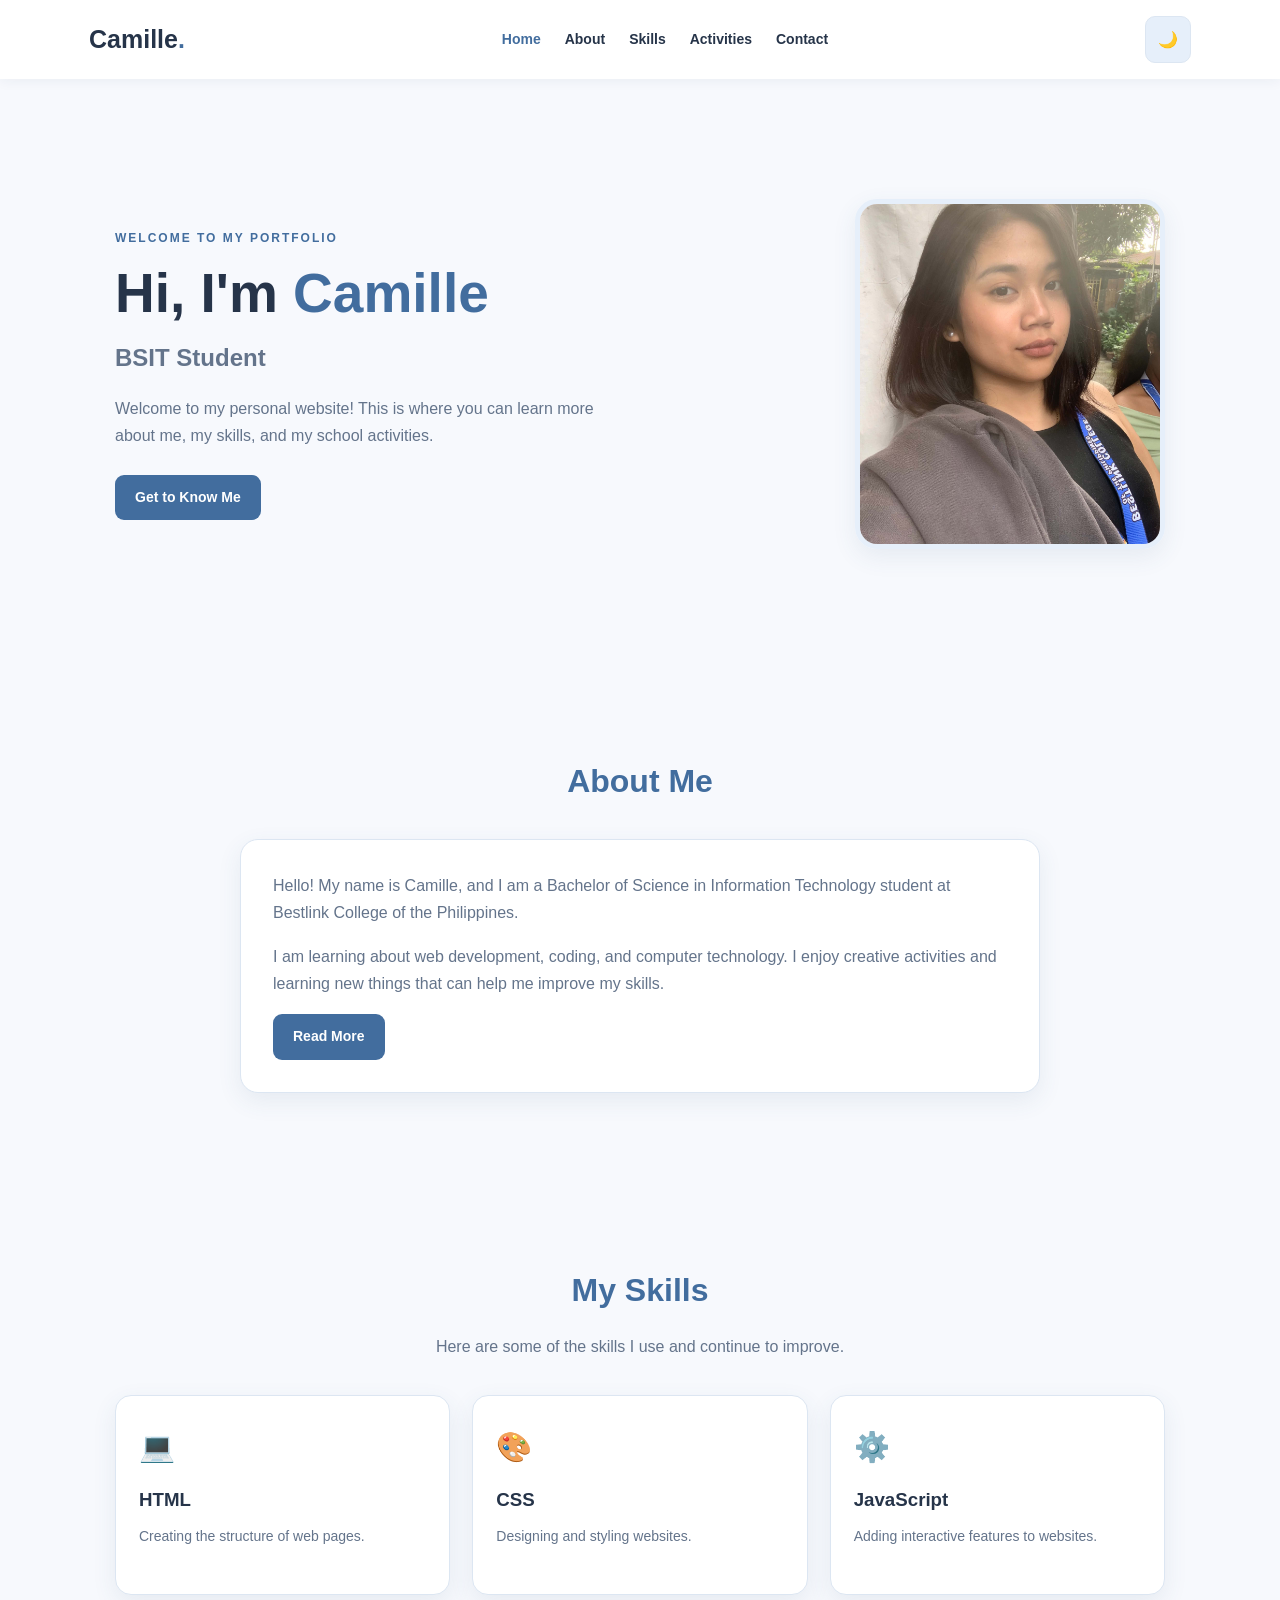
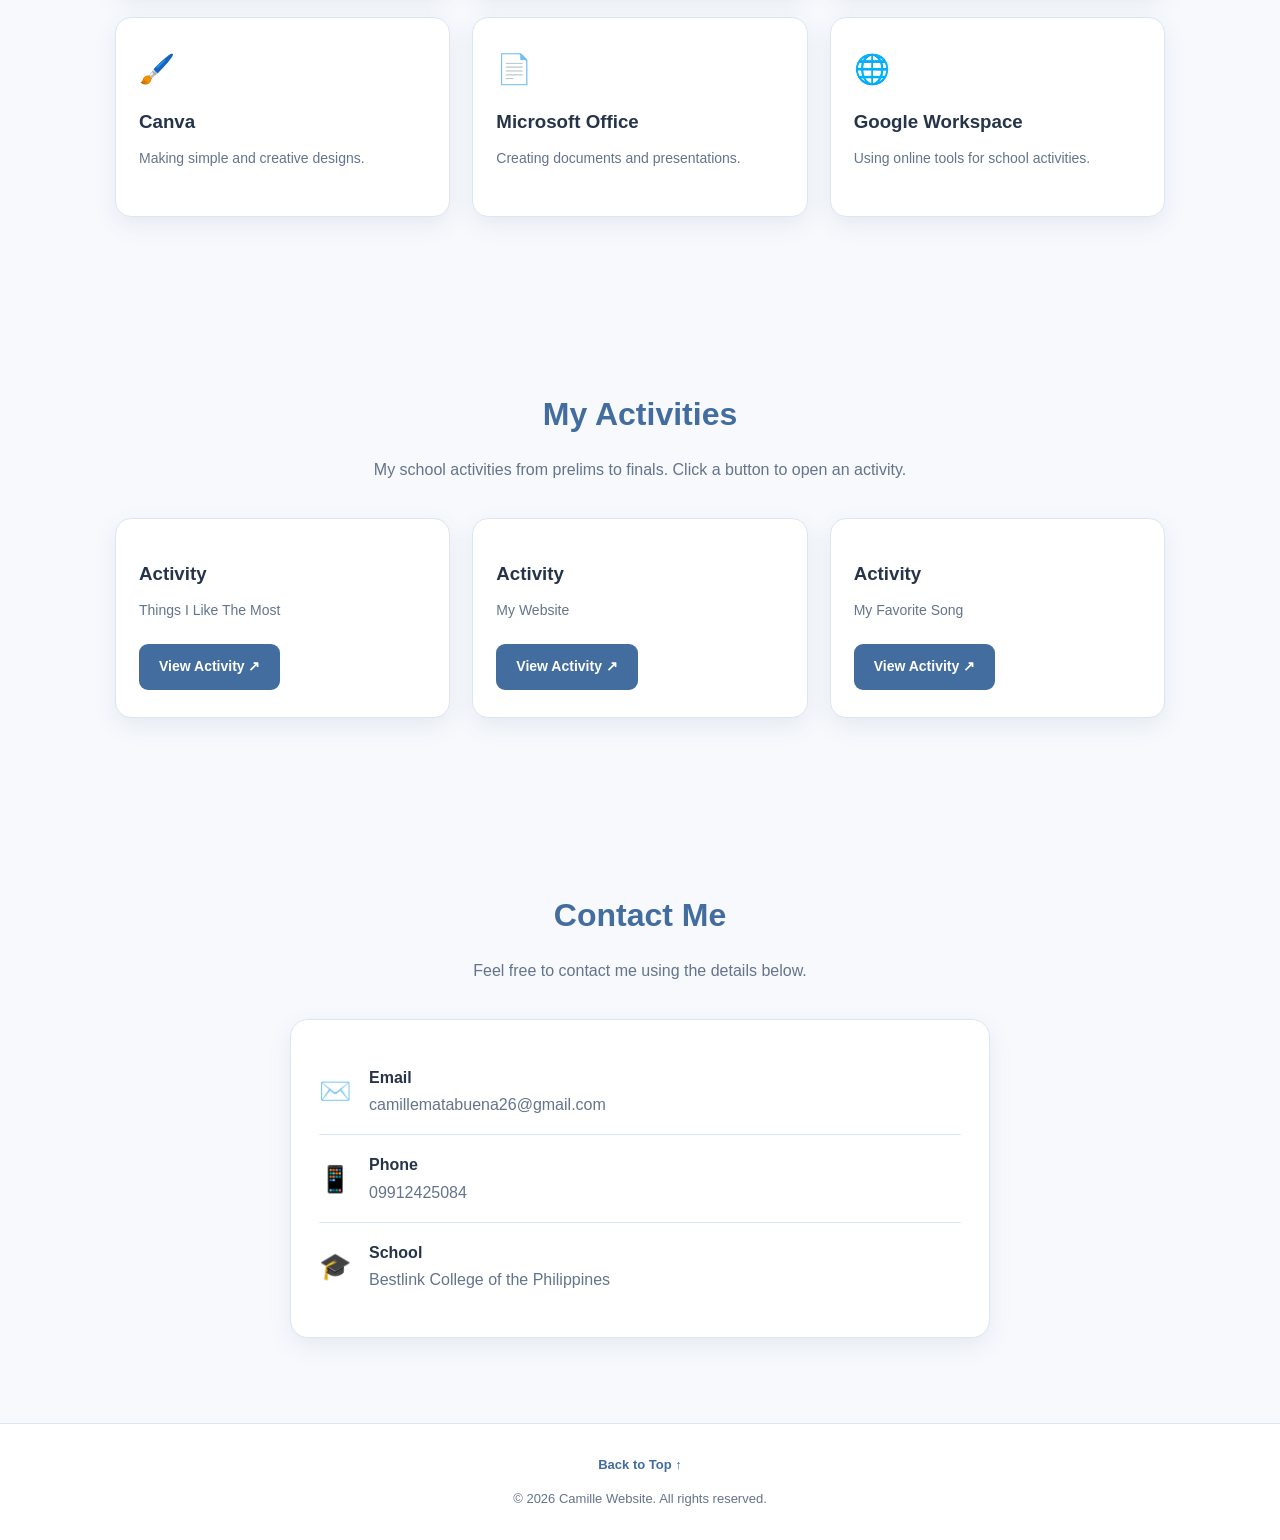
<file: index.html>
<!DOCTYPE html>
<html lang="en">
<head>
    <meta charset="UTF-8">
    <meta name="viewport" content="width=device-width, initial-scale=1.0">
    <title>Camille Website</title>
    <link rel="stylesheet" href="styes.css">
    <script src="script.js" defer></script>
</head>
<body>

<header>
    <nav class="navbar">
        <a href="#home" class="logo">Camille<span>.</span></a>

        <button class="menu-toggle" id="menuToggle" aria-label="Open navigation">
            ☰
        </button>

        <div class="nav-links" id="navLinks">
            <a href="#home">Home</a>
            <a href="#about">About</a>
            <a href="#skills">Skills</a>
            <a href="#projects">Activities</a>
            <a href="#contact">Contact</a>
        </div>

        <button id="themeToggle" class="theme-button" type="button"
            aria-label="Toggle dark mode">🌙</button>
    </nav>
</header>

<main>
    <section id="home" class="home section">
        <div class="home-text">
            <p class="greeting">WELCOME TO MY PORTFOLIO</p>
            <h1>Hi, I'm <span>Camille</span></h1>
            <h2>BSIT Student</h2>
            <p>
                Welcome to my personal website! This is where you can
                learn more about me, my skills, and my school activities.
            </p>
            <a href="#about" class="main-button">Get to Know Me</a>
        </div>

        <div class="home-image">
            <img src="camii.jpg"
                 alt="Camille's profile photo"
                 class="profile-photo">
        </div>
    </section>

    <section id="about" class="section">
        <h2 class="section-title">About Me</h2>

        <div class="about-card">
            <p>
                Hello! My name is Camille, and I am a Bachelor of Science
                in Information Technology student at Bestlink College
                of the Philippines.
            </p>

            <p>
                I am learning about web development, coding, and computer
                technology. I enjoy creative activities and learning
                new things that can help me improve my skills.
            </p>

            <div id="moreAbout" class="hidden">
                <p>
                    I made this portfolio to introduce myself and collect
                    my school activities in one website. I hope to learn
                    more about technology and become better at creating
                    useful and creative websites.
                </p>
            </div>

            <button id="readMoreBtn" class="main-button" type="button">
                Read More
            </button>
        </div>
    </section>

    <section id="skills" class="section">
        <h2 class="section-title">My Skills</h2>
        <p class="section-description">
            Here are some of the skills I use and continue to improve.
        </p>

        <div class="skills-container">
            <div class="skill-card">
                <div class="skill-icon">💻</div>
                <h3>HTML</h3>
                <p>Creating the structure of web pages.</p>
            </div>

            <div class="skill-card">
                <div class="skill-icon">🎨</div>
                <h3>CSS</h3>
                <p>Designing and styling websites.</p>
            </div>

            <div class="skill-card">
                <div class="skill-icon">⚙️</div>
                <h3>JavaScript</h3>
                <p>Adding interactive features to websites.</p>
            </div>

            <div class="skill-card">
                <div class="skill-icon">🖌️</div>
                <h3>Canva</h3>
                <p>Making simple and creative designs.</p>
            </div>

            <div class="skill-card">
                <div class="skill-icon">📄</div>
                <h3>Microsoft Office</h3>
                <p>Creating documents and presentations.</p>
            </div>

            <div class="skill-card">
                <div class="skill-icon">🌐</div>
                <h3>Google Workspace</h3>
                <p>Using online tools for school activities.</p>
            </div>
        </div>
    </section>

    <section id="projects" class="section">
        <h2 class="section-title">My Activities</h2>
        <p class="section-description">
            My school activities from prelims to finals.
            Click a button to open an activity.
        </p>

        <div class="projects-container">
           
             <article class="project-card">
                <span class="project-number"> </span>
                <h3>Activity </h3>
                <p>Things I Like The Most</p>
                <a href="https://camillematabuena26-tech.github.io/thing-i-like-the-most/"
                   target="_blank" rel="noopener noreferrer"
                   class="main-button">View Activity ↗</a>
            </article>

            <article class="project-card">
                <span class="project-number"></span>
                <h3>Activity</h3>
                <p>My Website</p>
                <a href="https://camillematabuena26-tech.github.io/camill/"
                   target="_blank" rel="noopener noreferrer"
                   class="main-button">View Activity ↗</a>
            </article>

            <article class="project-card">
                <span class="project-number"></span>
                <h3>Activity</h3>
                <p>My Favorite Song</p>
                <a href="https://camillematabuena26-tech.github.io/song/"
                   target="_blank" rel="noopener noreferrer"
                   class="main-button">View Activity ↗</a>
            </article>
        </div>
    </section>

    <section id="contact" class="section">
        <h2 class="section-title">Contact Me</h2>
        <p class="section-description">
            Feel free to contact me using the details below.
        </p>

        <div class="contact-card">
            <div class="contact-item">
                <span>✉️</span>
                <div>
                    <h3>Email</h3>
                    <p>camillematabuena26@gmail.com</p>
                </div>
            </div>

            <div class="contact-item">
                <span>📱</span>
                <div>
                    <h3>Phone</h3>
                    <p>09912425084</p>
                </div>
            </div>

            <div class="contact-item">
                <span>🎓</span>
                <div>
                    <h3>School</h3>
                    <p>Bestlink College of the Philippines</p>
                </div>
            </div>
        </div>
    </section>
</main>

<footer>
    <a href="#home" class="back-to-top">Back to Top ↑</a>
    <p>© <span id="currentYear"></span> Camille Website. All rights reserved.</p>
</footer>

</body>
</html>
</file>
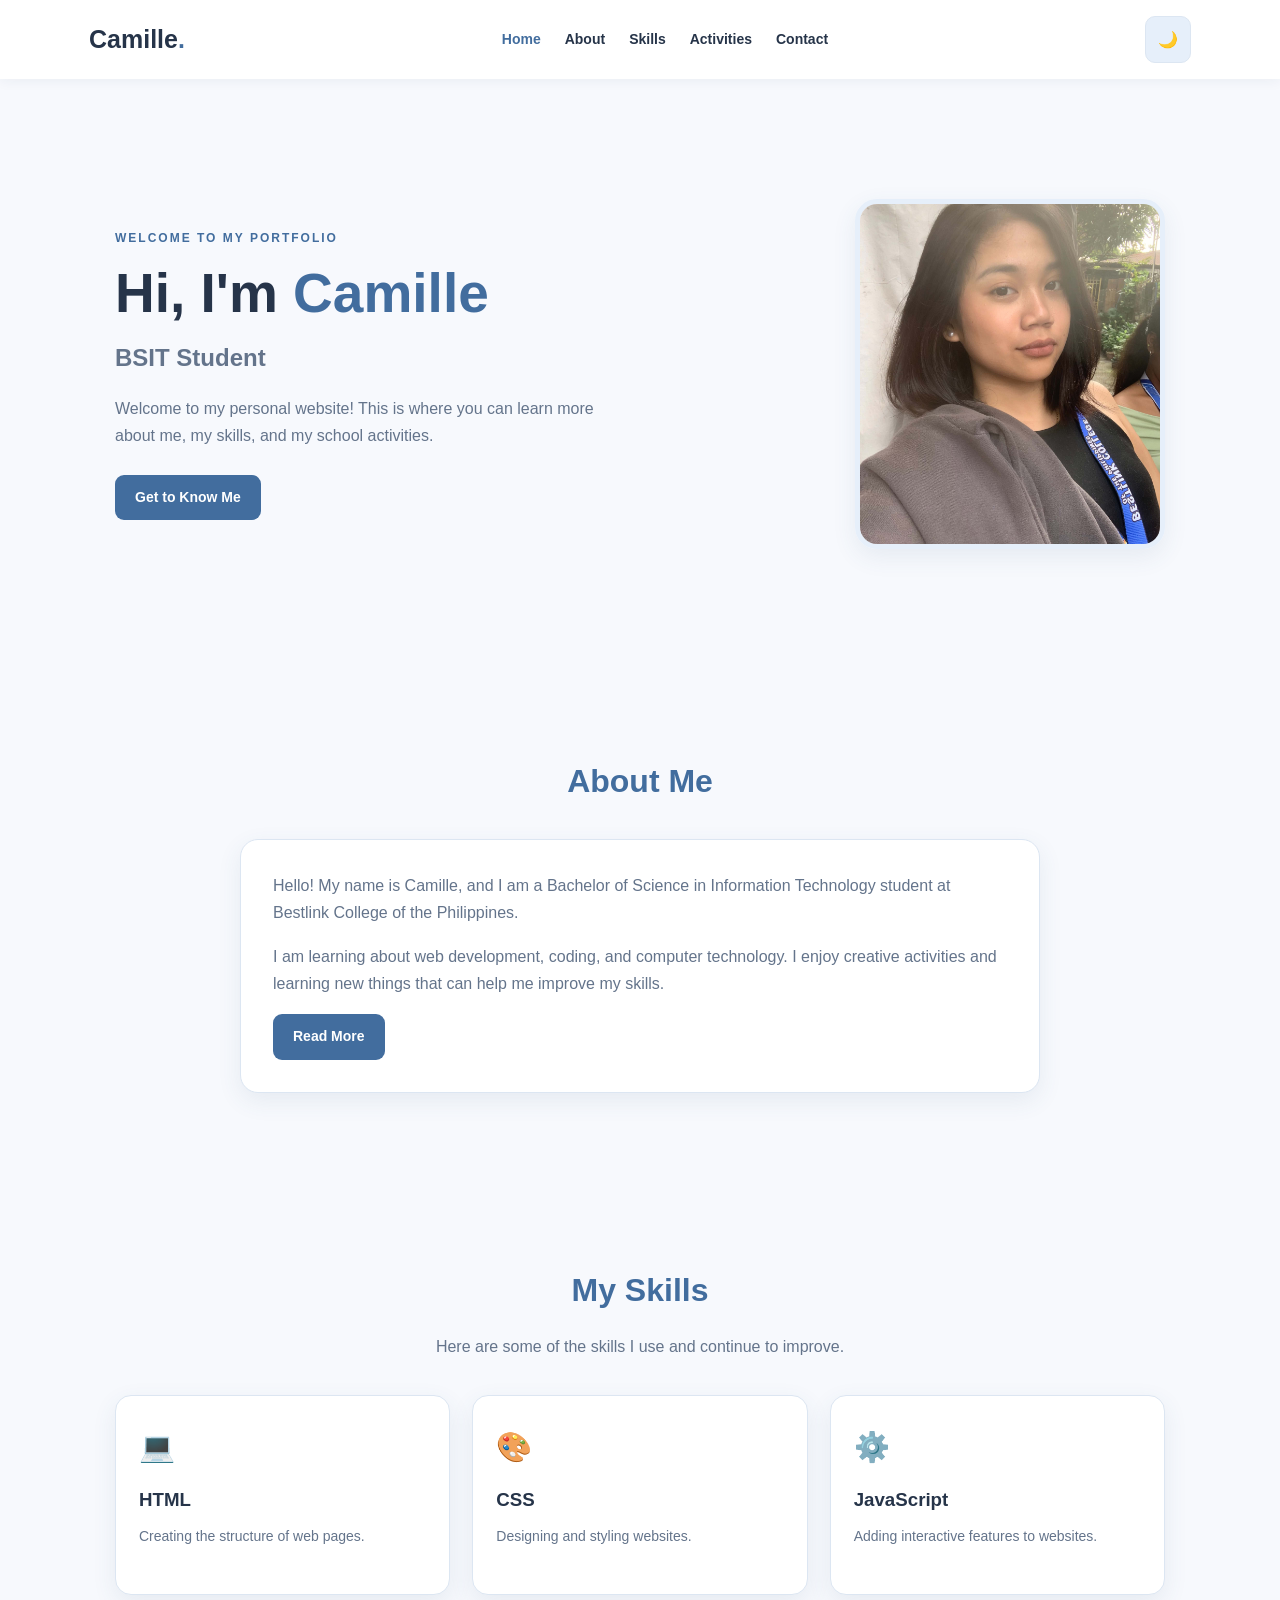
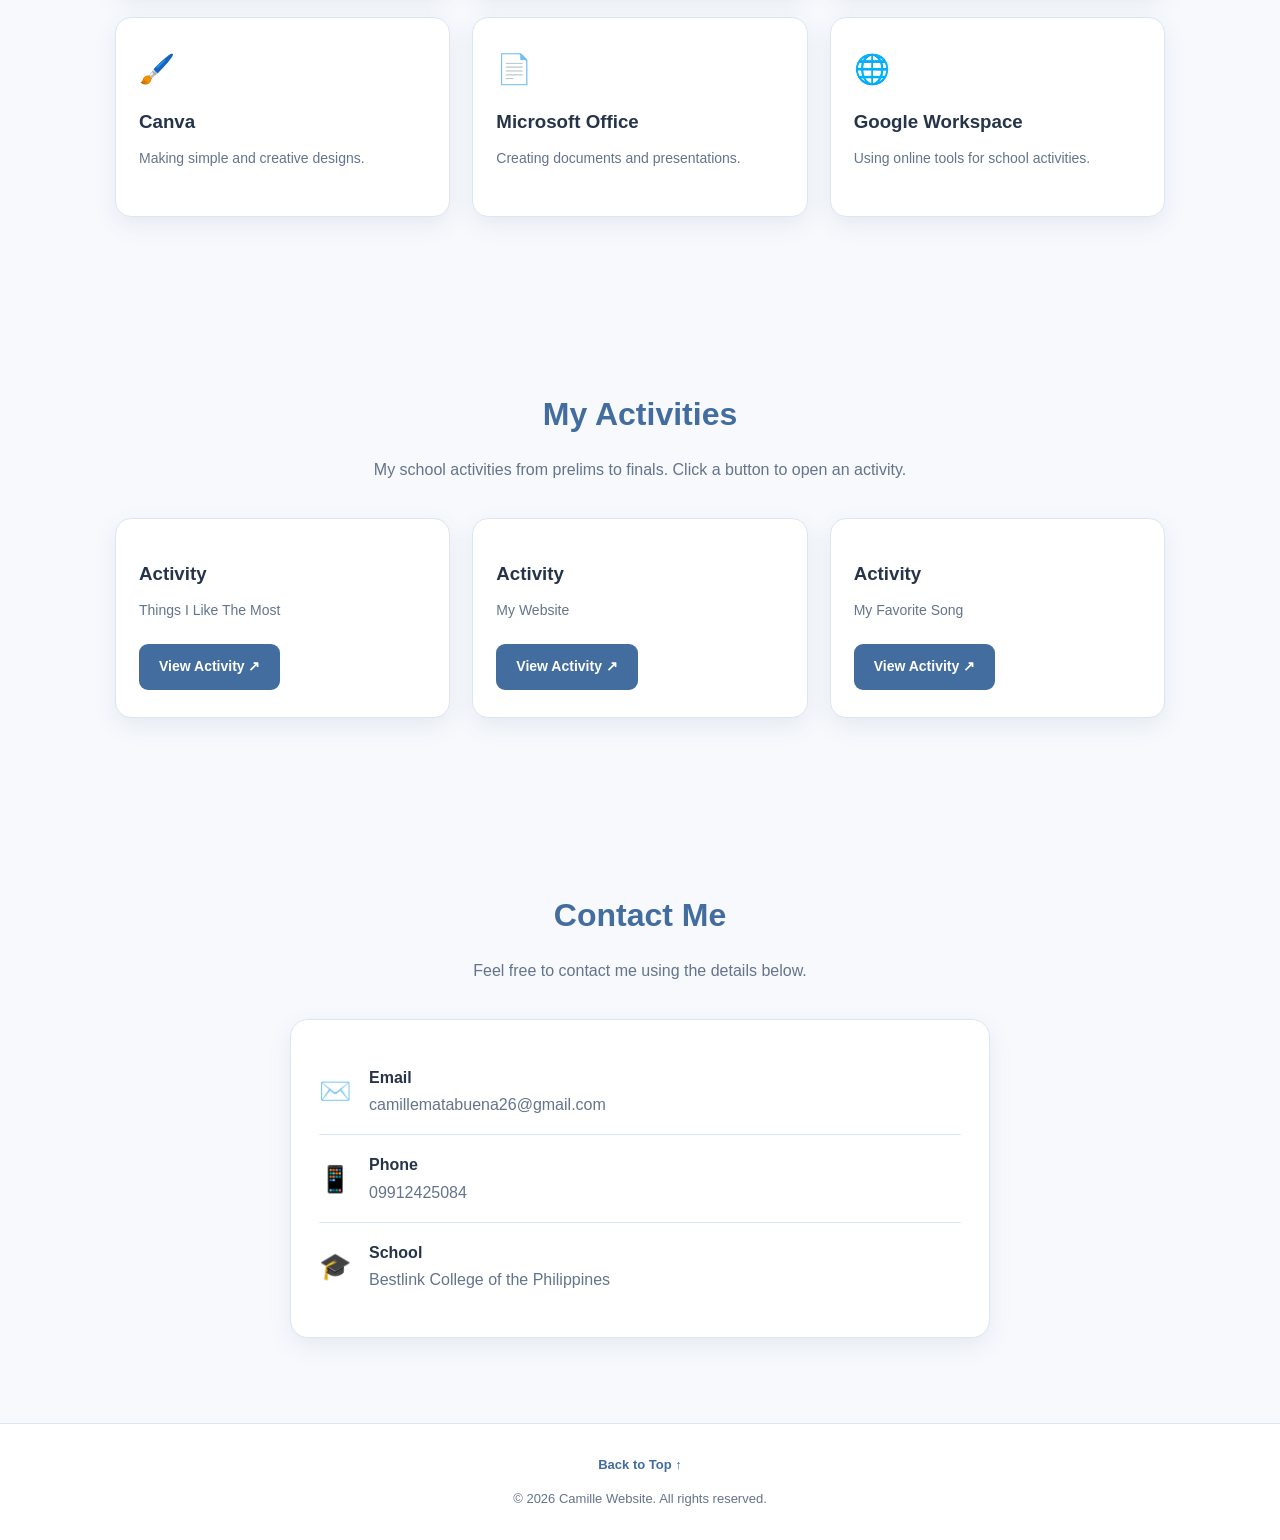
<file: index (7).html>
<!DOCTYPE html>
<html lang="en">
<head>
    <meta charset="UTF-8">
    <meta name="viewport" content="width=device-width, initial-scale=1.0">
    <title>Camille Website</title>
    <link rel="stylesheet" href="styes.css">
    <script src="script.js" defer></script>
</head>
<body>

<header>
    <nav class="navbar">
        <a href="#home" class="logo">Camille<span>.</span></a>

        <button class="menu-toggle" id="menuToggle" aria-label="Open navigation">
            ☰
        </button>

        <div class="nav-links" id="navLinks">
            <a href="#home">Home</a>
            <a href="#about">About</a>
            <a href="#skills">Skills</a>
            <a href="#projects">Activities</a>
            <a href="#contact">Contact</a>
        </div>

        <button id="themeToggle" class="theme-button" type="button"
            aria-label="Toggle dark mode">🌙</button>
    </nav>
</header>

<main>
    <section id="home" class="home section">
        <div class="home-text">
            <p class="greeting">WELCOME TO MY PORTFOLIO</p>
            <h1>Hi, I'm <span>Camille</span></h1>
            <h2>BSIT Student</h2>
            <p>
                Welcome to my personal website! This is where you can
                learn more about me, my skills, and my school activities.
            </p>
            <a href="#about" class="main-button">Get to Know Me</a>
        </div>

        <div class="home-image">
            <img src="camii.jpg"
                 alt="Camille's profile photo"
                 class="profile-photo">
        </div>
    </section>

    <section id="about" class="section">
        <h2 class="section-title">About Me</h2>

        <div class="about-card">
            <p>
                Hello! My name is Camille, and I am a Bachelor of Science
                in Information Technology student at Bestlink College
                of the Philippines.
            </p>

            <p>
                I am learning about web development, coding, and computer
                technology. I enjoy creative activities and learning
                new things that can help me improve my skills.
            </p>

            <div id="moreAbout" class="hidden">
                <p>
                    I made this portfolio to introduce myself and collect
                    my school activities in one website. I hope to learn
                    more about technology and become better at creating
                    useful and creative websites.
                </p>
            </div>

            <button id="readMoreBtn" class="main-button" type="button">
                Read More
            </button>
        </div>
    </section>

    <section id="skills" class="section">
        <h2 class="section-title">My Skills</h2>
        <p class="section-description">
            Here are some of the skills I use and continue to improve.
        </p>

        <div class="skills-container">
            <div class="skill-card">
                <div class="skill-icon">💻</div>
                <h3>HTML</h3>
                <p>Creating the structure of web pages.</p>
            </div>

            <div class="skill-card">
                <div class="skill-icon">🎨</div>
                <h3>CSS</h3>
                <p>Designing and styling websites.</p>
            </div>

            <div class="skill-card">
                <div class="skill-icon">⚙️</div>
                <h3>JavaScript</h3>
                <p>Adding interactive features to websites.</p>
            </div>

            <div class="skill-card">
                <div class="skill-icon">🖌️</div>
                <h3>Canva</h3>
                <p>Making simple and creative designs.</p>
            </div>

            <div class="skill-card">
                <div class="skill-icon">📄</div>
                <h3>Microsoft Office</h3>
                <p>Creating documents and presentations.</p>
            </div>

            <div class="skill-card">
                <div class="skill-icon">🌐</div>
                <h3>Google Workspace</h3>
                <p>Using online tools for school activities.</p>
            </div>
        </div>
    </section>

    <section id="projects" class="section">
        <h2 class="section-title">My Activities</h2>
        <p class="section-description">
            My school activities from prelims to finals.
            Click a button to open an activity.
        </p>

        <div class="projects-container">
           
             <article class="project-card">
                <span class="project-number"> </span>
                <h3>Activity </h3>
                <p>Things I Like The Most</p>
                <a href="https://camillematabuena26-tech.github.io/thing-i-like-the-most/"
                   target="_blank" rel="noopener noreferrer"
                   class="main-button">View Activity ↗</a>
            </article>

            <article class="project-card">
                <span class="project-number"></span>
                <h3>Activity</h3>
                <p>My Website</p>
                <a href="https://camillematabuena26-tech.github.io/camill/"
                   target="_blank" rel="noopener noreferrer"
                   class="main-button">View Activity ↗</a>
            </article>

            <article class="project-card">
                <span class="project-number"></span>
                <h3>Activity</h3>
                <p>My Favorite Song</p>
                <a href="https://camillematabuena26-tech.github.io/song/"
                   target="_blank" rel="noopener noreferrer"
                   class="main-button">View Activity ↗</a>
            </article>
        </div>
    </section>

    <section id="contact" class="section">
        <h2 class="section-title">Contact Me</h2>
        <p class="section-description">
            Feel free to contact me using the details below.
        </p>

        <div class="contact-card">
            <div class="contact-item">
                <span>✉️</span>
                <div>
                    <h3>Email</h3>
                    <p>camillematabuena26@gmail.com</p>
                </div>
            </div>

            <div class="contact-item">
                <span>📱</span>
                <div>
                    <h3>Phone</h3>
                    <p>09912425084</p>
                </div>
            </div>

            <div class="contact-item">
                <span>🎓</span>
                <div>
                    <h3>School</h3>
                    <p>Bestlink College of the Philippines</p>
                </div>
            </div>
        </div>
    </section>
</main>

<footer>
    <a href="#home" class="back-to-top">Back to Top ↑</a>
    <p>© <span id="currentYear"></span> Camille Website. All rights reserved.</p>
</footer>

</body>
</html>
</file>
<file: styes.css>
:root {
    --bg: #f7f9fd;
    --surface: #ffffff;
    --text: #263449;
    --muted: #64748b;
    --blue: #719bc9;
    --blue-dark: #426d9e;
    --blue-light: #e6effa;
    --border: #dce6f2;
    --shadow: 0 8px 25px rgba(52, 84, 120, 0.09);
}

* {
    margin: 0;
    padding: 0;
    box-sizing: border-box;
    scroll-behavior: smooth;
}

body {
    font-family: Arial, Helvetica, sans-serif;
    background: var(--bg);
    color: var(--text);
    line-height: 1.7;
    transition: background 0.3s, color 0.3s;
}

a {
    color: inherit;
    text-decoration: none;
}

button {
    font: inherit;
}

header {
    position: sticky;
    top: 0;
    z-index: 100;
    background: var(--surface);
    box-shadow: 0 2px 12px rgba(30, 50, 80, 0.06);
}

.navbar {
    max-width: 1150px;
    margin: auto;
    padding: 16px 24px;
    display: flex;
    align-items: center;
    justify-content: space-between;
    gap: 18px;
}

.logo {
    font-size: 25px;
    font-weight: bold;
    color: var(--text);
}

.logo span,
.home-text h1 span {
    color: var(--blue-dark);
}

.nav-links {
    display: flex;
    align-items: center;
    gap: 24px;
}

.nav-links a {
    font-size: 14px;
    font-weight: bold;
    transition: color 0.2s;
}

.nav-links a:hover,
.nav-links a.active {
    color: var(--blue-dark);
}

.theme-button,
.menu-toggle {
    border: 1px solid var(--border);
    background: var(--blue-light);
    color: var(--text);
    padding: 9px 12px;
    border-radius: 10px;
    cursor: pointer;
}

.menu-toggle {
    display: none;
}

.section {
    max-width: 1100px;
    margin: auto;
    padding: 85px 25px;
    scroll-margin-top: 70px;
}

.home {
    min-height: 590px;
    display: flex;
    justify-content: space-between;
    align-items: center;
    gap: 55px;
}

.home-text {
    flex: 1;
}

.greeting,
.project-number {
    color: var(--blue-dark);
    font-size: 12px;
    font-weight: bold;
    letter-spacing: 2px;
}

.home-text h1 {
    font-size: clamp(36px, 5vw, 55px);
    line-height: 1.2;
    margin: 12px 0;
}

.home-text h2 {
    font-size: 24px;
    margin-bottom: 16px;
    color: var(--muted);
}

.home-text > p:not(.greeting) {
    max-width: 520px;
    color: var(--muted);
    margin-bottom: 25px;
}

.home-image {
    flex: 0 1 310px;
}

.profile-photo {
    width: 100%;
    max-width: 310px;
    height: 350px;
    object-fit: cover;
    object-position: center;
    border: 5px solid var(--blue-light);
    border-radius: 22px;
    box-shadow: var(--shadow);
    display: block;
    margin: auto;
}

.main-button {
    display: inline-block;
    border: none;
    background: var(--blue-dark);
    color: white;
    padding: 11px 20px;
    border-radius: 9px;
    font-size: 14px;
    font-weight: bold;
    cursor: pointer;
    transition: transform 0.2s, background 0.2s;
}

.main-button:hover {
    background: #315a87;
    transform: translateY(-2px);
}

.section-title {
    color: var(--blue-dark);
    font-size: 32px;
    text-align: center;
    margin-bottom: 15px;
}

.section-description {
    max-width: 650px;
    text-align: center;
    margin: 0 auto 35px;
    color: var(--muted);
}

.about-card {
    max-width: 800px;
    margin: 30px auto 0;
    padding: 32px;
    background: var(--surface);
    border: 1px solid var(--border);
    border-radius: 18px;
    box-shadow: var(--shadow);
}

.about-card p {
    margin-bottom: 17px;
    color: var(--muted);
}

.hidden {
    display: none;
}

.skills-container,
.projects-container {
    display: grid;
    grid-template-columns: repeat(3, minmax(0, 1fr));
    gap: 22px;
    margin-top: 35px;
}

.skill-card,
.project-card {
    background: var(--surface);
    padding: 27px 23px;
    border: 1px solid var(--border);
    border-radius: 16px;
    box-shadow: var(--shadow);
    transition: transform 0.25s, border-color 0.25s;
}

.skill-card:hover,
.project-card:hover {
    transform: translateY(-5px);
    border-color: var(--blue);
}

.skill-icon {
    font-size: 29px;
    margin-bottom: 12px;
}

.skill-card h3,
.project-card h3 {
    margin-bottom: 9px;
    color: var(--text);
}

.skill-card p,
.project-card p {
    color: var(--muted);
    font-size: 14px;
    margin-bottom: 18px;
}

.project-number {
    display: block;
    margin-bottom: 12px;
    font-size: 11px;
}

.project-card .main-button {
    margin-top: 3px;
}

.contact-card {
    max-width: 700px;
    margin: 30px auto 0;
    padding: 28px;
    background: var(--surface);
    border: 1px solid var(--border);
    border-radius: 18px;
    box-shadow: var(--shadow);
}

.contact-item {
    display: flex;
    align-items: center;
    gap: 18px;
    padding: 16px 0;
    border-bottom: 1px solid var(--border);
}

.contact-item:last-child {
    border-bottom: none;
}

.contact-item > span {
    font-size: 26px;
}

.contact-item h3 {
    font-size: 16px;
}

.contact-item p {
    color: var(--muted);
    overflow-wrap: anywhere;
}

footer {
    text-align: center;
    padding: 30px 20px;
    background: var(--surface);
    border-top: 1px solid var(--border);
    color: var(--muted);
    font-size: 13px;
}

.back-to-top {
    display: inline-block;
    margin-bottom: 12px;
    color: var(--blue-dark);
    font-weight: bold;
}

/* Dark mode */
body.dark-mode {
    --bg: #121a27;
    --surface: #1c2839;
    --text: #edf3fb;
    --muted: #b5c2d3;
    --blue: #8db8e9;
    --blue-dark: #91b9e8;
    --blue-light: #293c54;
    --border: #34445a;
    --shadow: 0 8px 25px rgba(0, 0, 0, 0.18);
}

body.dark-mode .main-button {
    color: #101a28;
    background: #a5c9f2;
}

body.dark-mode .main-button:hover {
    background: #c0dafa;
}

body.dark-mode .logo span,
body.dark-mode .home-text h1 span {
    color: #a5c9f2;
}

/* Responsive design */
@media (max-width: 800px) {
    .navbar {
        flex-wrap: wrap;
    }

    .menu-toggle {
        display: inline-block;
        margin-left: auto;
    }

    .nav-links {
        display: none;
        order: 4;
        width: 100%;
        flex-direction: column;
        align-items: stretch;
        gap: 0;
        padding-top: 10px;
    }

    .nav-links.show {
        display: flex;
    }

    .nav-links a {
        padding: 12px;
        border-top: 1px solid var(--border);
    }

    .home {
        flex-direction: column-reverse;
        text-align: center;
        gap: 35px;
        padding-top: 55px;
    }

    .home-text > p:not(.greeting) {
        margin-left: auto;
        margin-right: auto;
    }

    .home-image {
        width: 100%;
        flex: auto;
    }

    .profile-photo {
        max-width: 270px;
        height: 300px;
    }

    .skills-container,
    .projects-container {
        grid-template-columns: repeat(2, minmax(0, 1fr));
    }
}

@media (max-width: 500px) {
    .section {
        padding: 60px 18px;
    }

    .section-title {
        font-size: 27px;
    }

    .skills-container,
    .projects-container {
        grid-template-columns: 1fr;
    }

    .about-card,
    .contact-card {
        padding: 22px;
    }

    .home-text h1 {
        font-size: 36px;
    }
}
</file>
